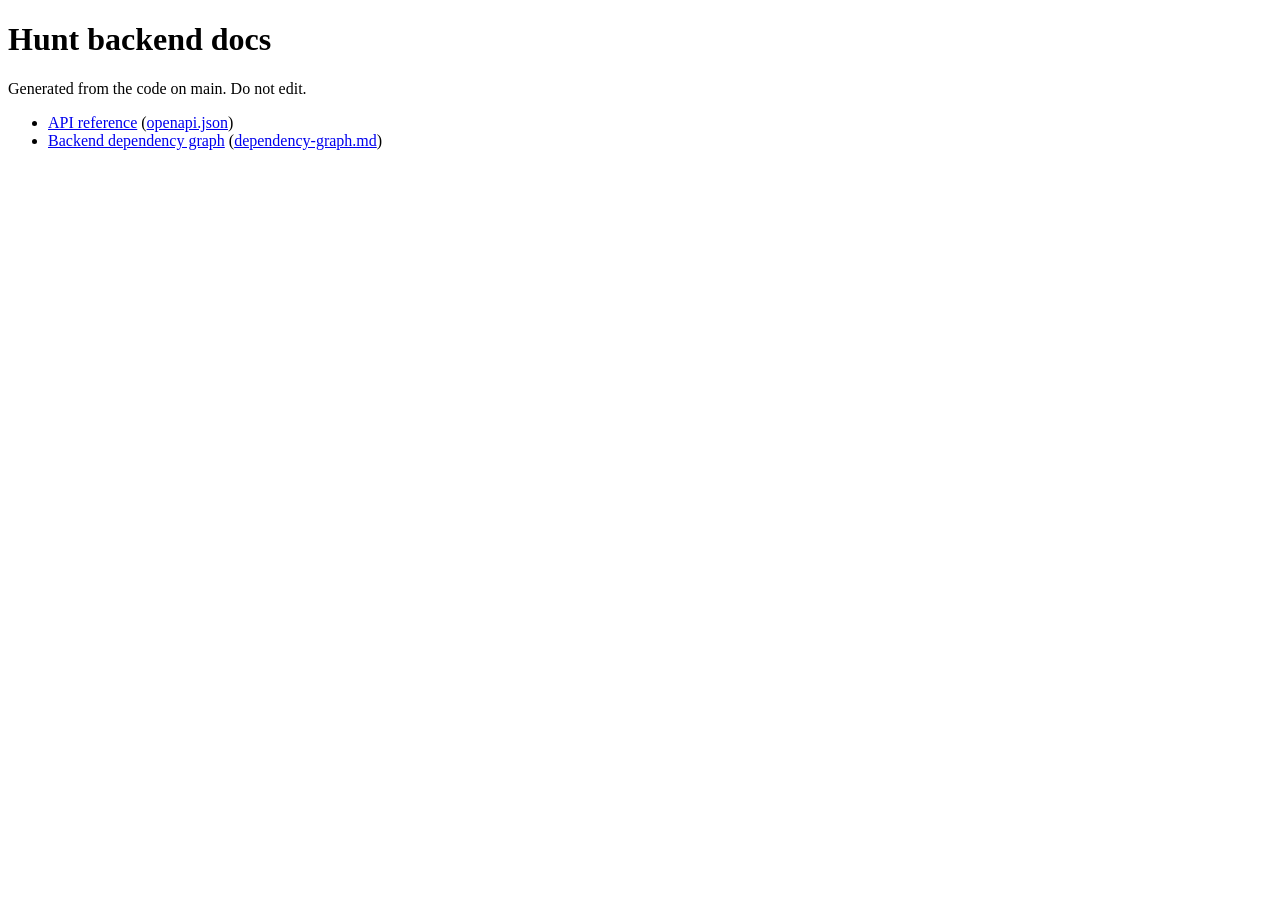
<file: .github/pages/index.html>
<!doctype html>
<html lang="en">
<head>
  <meta charset="utf-8">
  <title>Hunt backend docs</title>
</head>
<body>
  <h1>Hunt backend docs</h1>
  <p>Generated from the code on main. Do not edit.</p>
  <ul>
    <li><a href="api.html">API reference</a> (<a href="openapi.json">openapi.json</a>)</li>
    <li><a href="graph.html">Backend dependency graph</a> (<a href="dependency-graph.md">dependency-graph.md</a>)</li>
  </ul>
</body>
</html>
</file>
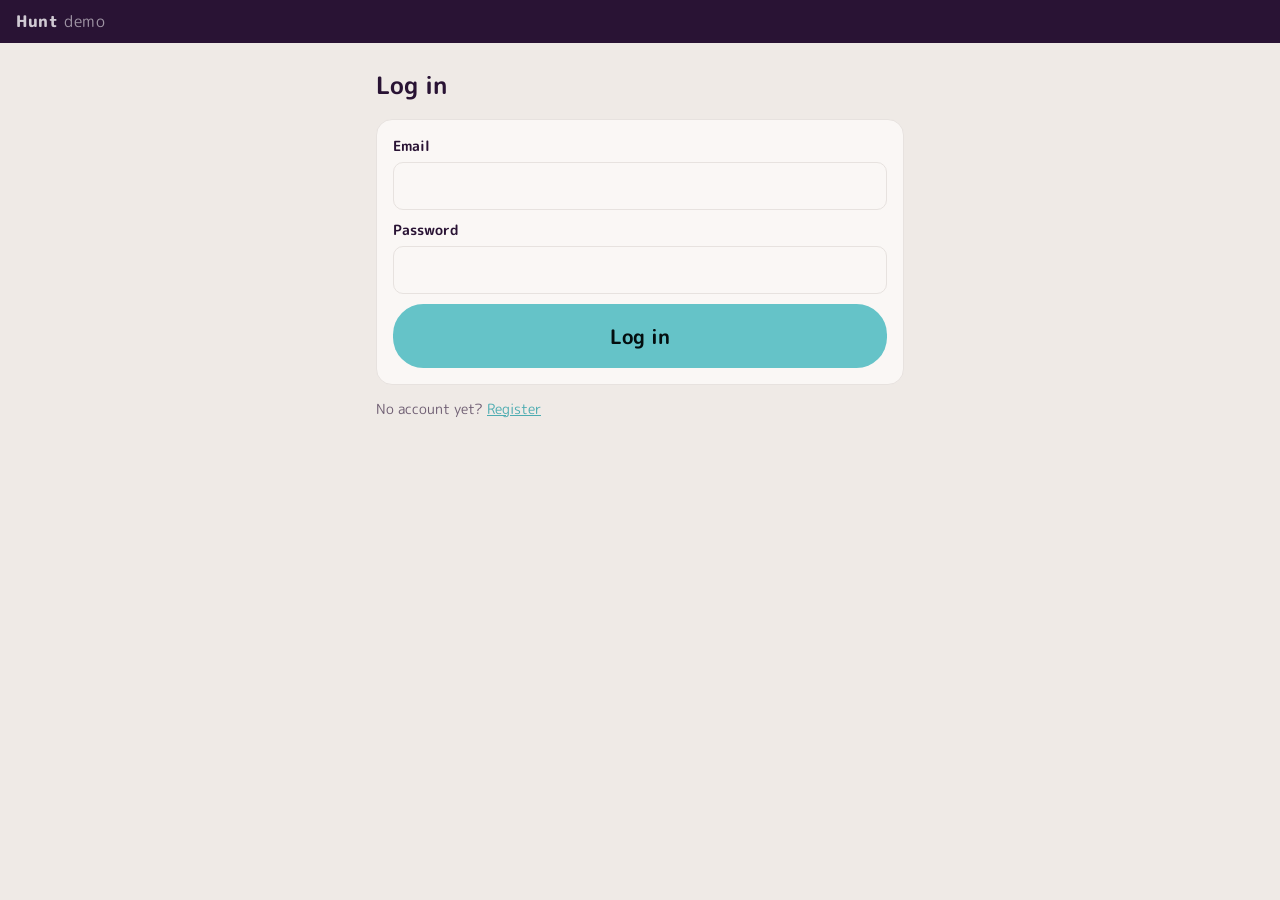
<file: src/frontend/demo/index.html>
<!doctype html>
<html lang="en">
  <head>
    <meta charset="utf-8" />
    <meta name="viewport" content="width=device-width, initial-scale=1, viewport-fit=cover" />
    <meta name="theme-color" content="#291334" />
    <title>Hunt Demo</title>
    <link rel="preconnect" href="https://fonts.googleapis.com" />
    <link rel="preconnect" href="https://fonts.gstatic.com" crossorigin />
    <link rel="stylesheet" href="https://fonts.googleapis.com/css2?family=M+PLUS+Rounded+1c:wght@400;700&display=swap" />
    <link rel="stylesheet" href="./styles.css" />
  </head>
  <body>
    <header class="topbar">
      <a class="brand" href="#/">Hunt <span>demo</span></a>
      <nav id="nav"></nav>
    </header>
    <main id="app" aria-live="polite"></main>
    <div id="toast" role="status" hidden></div>
    <dialog id="confirm">
      <form method="dialog">
        <p class="bi-ja" id="confirm-ja"></p>
        <p class="bi-en" id="confirm-en"></p>
        <div class="row">
          <button value="cancel" class="btn ghost">Cancel</button>
          <button value="ok" class="btn danger">Confirm</button>
        </div>
      </form>
    </dialog>
    <script type="module" src="./app.js"></script>
  </body>
</html>
</file>
<file: src/frontend/demo/styles.css>
:root {
  /* daisyUI's cupcake theme */
  --ink: oklch(23.57% 0.066 313.19);
  --ink-soft: oklch(23.57% 0.066 313.19 / 0.65);
  --paper: oklch(93.98% 0.0076 61.45);
  --card: oklch(97.79% 0.0042 56.38);
  --line: oklch(91.59% 0.0068 53.44);
  --accent: oklch(76.17% 0.0895 200.03);
  --accent-dark: oklch(69% 0.0895 200.03);
  --on-accent: oklch(15.23% 0.0179 200.03);
  --night: oklch(23.57% 0.066 313.19);
  --on-night: oklch(84.71% 0.0132 313.19);
  --ok: oklch(64.8% 0.15 160);
  --warn: oklch(84.71% 0.199 83.87);
  --bad: oklch(71.76% 0.221 22.18);
  --radius: 1rem;
  --round: 1.9rem;
  --tap: 48px;
  font-family: "M PLUS Rounded 1c", system-ui, -apple-system, "Hiragino Sans", sans-serif;
  color: var(--ink);
  background: var(--paper);
}

* {
  box-sizing: border-box;
}

body {
  margin: 0;
  min-height: 100dvh;
  background: var(--paper);
}

a {
  color: var(--accent-dark);
}

.topbar {
  position: sticky;
  top: 0;
  z-index: 5;
  display: flex;
  align-items: center;
  justify-content: space-between;
  gap: 12px;
  padding: 10px 16px;
  background: var(--night);
  color: var(--on-night);
}

.brand {
  flex-shrink: 0;
  color: var(--on-night);
  font-weight: 800;
  letter-spacing: 0.04em;
  text-decoration: none;
}

.brand span {
  font-weight: 400;
  opacity: 0.7;
}

#nav {
  display: flex;
  flex-wrap: nowrap;
  gap: 2px;
  overflow-x: auto;
}

#nav a,
#nav button {
  min-height: 36px;
  padding: 6px 8px;
  border: 0;
  border-radius: 8px;
  background: transparent;
  color: var(--on-night);
  font: inherit;
  font-size: 14px;
  white-space: nowrap;
  text-decoration: none;
  cursor: pointer;
}

#nav a:hover,
#nav button:hover {
  background: oklch(100% 0 0 / 0.12);
}

main {
  max-width: 560px;
  margin: 0 auto;
  padding: 16px;
}

body.teach main {
  max-width: 1100px;
}

h1 {
  margin: 8px 0 16px;
  font-size: 24px;
}

h2 {
  margin: 0 0 12px;
  font-size: 18px;
}

.card {
  margin-bottom: 14px;
  padding: 16px;
  border: 1px solid var(--line);
  border-radius: var(--radius);
  background: var(--card);
}

.muted {
  color: var(--ink-soft);
  font-size: 14px;
}

.row {
  display: flex;
  flex-wrap: wrap;
  gap: 10px;
  align-items: center;
}

.stack {
  display: grid;
  gap: 10px;
}

.grid2 {
  display: grid;
  grid-template-columns: repeat(auto-fit, minmax(240px, 1fr));
  gap: 14px;
}

label {
  display: grid;
  gap: 6px;
  font-size: 14px;
  font-weight: 600;
}

input,
select {
  min-height: var(--tap);
  padding: 10px 12px;
  border: 1px solid var(--line);
  border-radius: 10px;
  background: var(--card);
  color: var(--ink);
  font: inherit;
}

.btn {
  min-height: var(--tap);
  padding: 10px 18px;
  border: 0;
  border-radius: var(--round);
  background: var(--accent);
  color: var(--on-accent);
  font: inherit;
  font-weight: 700;
  cursor: pointer;
}

.btn:hover {
  background: var(--accent-dark);
}

.btn:disabled {
  background: var(--line);
  color: var(--ink-soft);
  cursor: not-allowed;
}

.btn.ghost {
  border: 1px solid var(--line);
  background: var(--card);
  color: var(--ink);
}

.btn.ghost:hover {
  background: var(--paper);
}

.btn.danger {
  background: var(--bad);
  color: var(--ink);
}

.btn.big {
  width: 100%;
  min-height: 64px;
  font-size: 20px;
}

.stat {
  display: grid;
  gap: 2px;
}

.stat b {
  font-size: 28px;
}

.pill {
  display: inline-block;
  padding: 3px 10px;
  border-radius: 999px;
  background: var(--paper);
  color: var(--ink);
  font-size: 13px;
  font-weight: 600;
}

.pill.ok {
  background: oklch(64.8% 0.15 160 / 0.18);
  color: var(--ok);
}

.pill.bad {
  background: oklch(71.76% 0.221 22.18 / 0.15);
  color: var(--bad);
}

.pill.warn {
  background: oklch(84.71% 0.199 83.87 / 0.25);
  color: var(--ink);
}

.progress {
  height: 10px;
  overflow: hidden;
  border-radius: 999px;
  background: var(--line);
}

.progress > i {
  display: block;
  height: 100%;
  background: var(--accent);
}

.code {
  padding: 18px;
  border-radius: var(--radius);
  background: var(--night);
  color: var(--on-night);
  font-family: ui-monospace, Menlo, monospace;
  font-size: 40px;
  font-weight: 800;
  letter-spacing: 0.12em;
  text-align: center;
}

table {
  width: 100%;
  border-collapse: collapse;
  font-size: 14px;
}

th,
td {
  padding: 8px;
  border-bottom: 1px solid var(--line);
  text-align: left;
  vertical-align: top;
}

th {
  color: var(--ink-soft);
  font-weight: 600;
}

.table-wrap {
  overflow-x: auto;
}

/* game screen */
.game-head {
  display: flex;
  justify-content: space-between;
  align-items: center;
  margin-bottom: 12px;
}

.dots {
  display: flex;
  gap: 6px;
}

.dots i {
  width: 14px;
  height: 14px;
  border-radius: 50%;
  background: var(--line);
}

.dots i.now {
  background: var(--accent);
}

.dots i.completed {
  background: var(--ok);
}

.dots i.failed,
.dots i.skipped {
  background: var(--bad);
}

.stage {
  display: grid;
  place-items: center;
  gap: 12px;
  min-height: 260px;
  margin-bottom: 14px;
  border-radius: 24px;
  background: radial-gradient(circle at 50% 40%, oklch(32% 0.066 313.19), var(--night));
  color: var(--on-night);
  text-align: center;
}

.pulse {
  width: 120px;
  height: 120px;
  border-radius: 50%;
  background: var(--accent);
  box-shadow: 0 0 0 0 oklch(76.17% 0.0895 200.03 / 0.6);
}

.pulse.on {
  animation: pulse 1.8s infinite;
}

@keyframes pulse {
  70% {
    box-shadow: 0 0 0 28px oklch(76.17% 0.0895 200.03 / 0);
  }
  100% {
    box-shadow: 0 0 0 0 oklch(76.17% 0.0895 200.03 / 0);
  }
}

.stage .label {
  font-size: 13px;
  letter-spacing: 0.12em;
  text-transform: uppercase;
  opacity: 0.8;
}

.controls {
  display: grid;
  grid-template-columns: repeat(2, 1fr);
  gap: 10px;
}

.controls .wide {
  grid-column: 1 / -1;
}

.controls.three {
  grid-template-columns: repeat(3, 1fr);
}

/* home: level, points and streak side by side */
.stats3 {
  display: grid;
  grid-template-columns: repeat(3, 1fr);
  gap: 10px;
}

.stats3 .stat b {
  font-size: 24px;
}

@media (max-width: 420px) {
  .brand span {
    display: none;
  }
}

.notice {
  margin-bottom: 12px;
  padding: 12px;
  border-radius: 12px;
  background: oklch(84.71% 0.199 83.87 / 0.2);
}

.bi-ja {
  margin: 0;
  font-weight: 700;
}

.bi-en {
  margin: 2px 0 0;
  color: var(--ink-soft);
  font-size: 14px;
}

.overlay {
  position: fixed;
  inset: 0;
  z-index: 10;
  display: grid;
  place-items: center;
  padding: 16px;
  background: oklch(23.57% 0.066 313.19 / 0.88);
  color: var(--on-night);
  text-align: center;
}

#photo-area:empty {
  display: none;
}

#toast {
  position: fixed;
  left: 50%;
  bottom: 20px;
  z-index: 20;
  max-width: 90vw;
  padding: 12px 16px;
  border-radius: 12px;
  background: var(--night);
  color: var(--on-night);
  transform: translateX(-50%);
}

dialog {
  max-width: 420px;
  border: 0;
  border-radius: var(--radius);
  padding: 20px;
}

dialog::backdrop {
  background: oklch(23.57% 0.066 313.19 / 0.5);
}

dialog .row {
  justify-content: flex-end;
  margin-top: 16px;
}

.btn.small {
  min-height: 44px;
  padding: 8px 12px;
  font-size: 14px;
}

textarea {
  padding: 10px 12px;
  border: 1px solid var(--line);
  border-radius: 10px;
  background: var(--card);
  color: var(--ink);
  font: inherit;
}

dialog.report fieldset {
  margin: 0;
  padding: 0;
  border: 0;
}

dialog.report label {
  font-weight: 400;
}

dialog.report .row {
  justify-content: flex-end;
}

/* photo module (photo.js): camera, framing guide, result */
.camera {
  margin-bottom: 14px;
  overflow: hidden;
  border-radius: 24px;
  background: var(--night);
}

.cam-frame {
  position: relative;
  aspect-ratio: 3 / 4;
  max-height: 62dvh;
  width: 100%;
  overflow: hidden;
}

.cam-frame video,
.cam-still {
  position: absolute;
  inset: 0;
  width: 100%;
  height: 100%;
  object-fit: cover;
}

/* the sign goes in the middle with a margin around it: OCR reads that better than a filled frame */
.cam-guide {
  position: absolute;
  top: 50%;
  left: 50%;
  width: 60%;
  aspect-ratio: 5 / 2;
  border-radius: 12px;
  box-shadow: 0 0 0 9999px oklch(23.57% 0.066 313.19 / 0.35);
  transform: translate(-50%, -50%);
}

.cam-guide i {
  position: absolute;
  width: 26px;
  height: 26px;
  border: 0 solid var(--on-night);
}

.cam-guide i:nth-child(1) {
  top: 0;
  left: 0;
  border-width: 4px 0 0 4px;
  border-top-left-radius: 12px;
}

.cam-guide i:nth-child(2) {
  top: 0;
  right: 0;
  border-width: 4px 4px 0 0;
  border-top-right-radius: 12px;
}

.cam-guide i:nth-child(3) {
  bottom: 0;
  left: 0;
  border-width: 0 0 4px 4px;
  border-bottom-left-radius: 12px;
}

.cam-guide i:nth-child(4) {
  right: 0;
  bottom: 0;
  border-width: 0 4px 4px 0;
  border-bottom-right-radius: 12px;
}

.cam-bar {
  display: flex;
  align-items: center;
  justify-content: space-between;
  padding: 12px 16px;
  color: var(--on-night);
}

.cam-shutter {
  width: 72px;
  height: 72px;
  border: 5px solid var(--on-night);
  border-radius: 50%;
  background: var(--accent);
  cursor: pointer;
}

.cam-shutter:active {
  transform: scale(0.92);
}

.cam-shutter:disabled {
  background: var(--line);
  opacity: 0.6;
  cursor: not-allowed;
}

.cam-spinner {
  position: absolute;
  top: 50%;
  left: 50%;
  width: 64px;
  height: 64px;
  margin: -32px 0 0 -32px;
  border: 6px solid oklch(100% 0 0 / 0.35);
  border-top-color: var(--accent);
  border-radius: 50%;
  animation: cam-spin 0.9s linear infinite;
}

@keyframes cam-spin {
  to {
    transform: rotate(360deg);
  }
}

.cam-result {
  position: absolute;
  inset: 0;
  display: grid;
  place-items: center;
  background: oklch(23.57% 0.066 313.19 / 0.45);
}

.cam-result b {
  display: grid;
  place-items: center;
  width: 128px;
  height: 128px;
  border-radius: 50%;
  color: var(--card);
  font-size: 72px;
  line-height: 1;
}

.cam-result.match b {
  background: var(--ok);
  animation: cam-pop 0.5s cubic-bezier(0.2, 1.6, 0.4, 1);
}

.cam-result.unclear b {
  background: var(--warn);
  color: var(--ink);
  animation: cam-wobble 0.7s ease-in-out;
}

.cam-result.no_match b {
  background: var(--bad);
  animation: cam-shake 0.5s ease-in-out;
}

@keyframes cam-pop {
  from {
    transform: scale(0.2);
    opacity: 0;
  }
}

@keyframes cam-wobble {
  25% {
    transform: rotate(-12deg);
  }
  50% {
    transform: rotate(10deg);
  }
  75% {
    transform: rotate(-6deg);
  }
}

@keyframes cam-shake {
  20%,
  60% {
    transform: translateX(-14px);
  }
  40%,
  80% {
    transform: translateX(14px);
  }
}

@media (prefers-reduced-motion: reduce) {
  .cam-result b,
  .cam-spinner {
    animation: none;
  }
}

.camera [hidden] {
  display: none;
}

/* Badges: earned ones in the accent colour, locked ones dimmed */
.badge-icon {
  display: inline-flex;
  width: 24px;
  height: 24px;
  color: var(--accent-dark);
}

.badge-icon svg {
  width: 100%;
  height: 100%;
}

.badges {
  display: grid;
  grid-template-columns: repeat(auto-fill, minmax(96px, 1fr));
  gap: 10px;
}

.badge {
  display: flex;
  flex-direction: column;
  align-items: center;
  gap: 4px;
  padding: 10px 6px;
  border: 1px solid var(--line);
  border-radius: 16px;
  text-align: center;
  font-size: 0.85rem;
}

.badge .badge-icon {
  width: 32px;
  height: 32px;
}

.badge.locked {
  opacity: 0.45;
  filter: grayscale(1);
}
</file>
